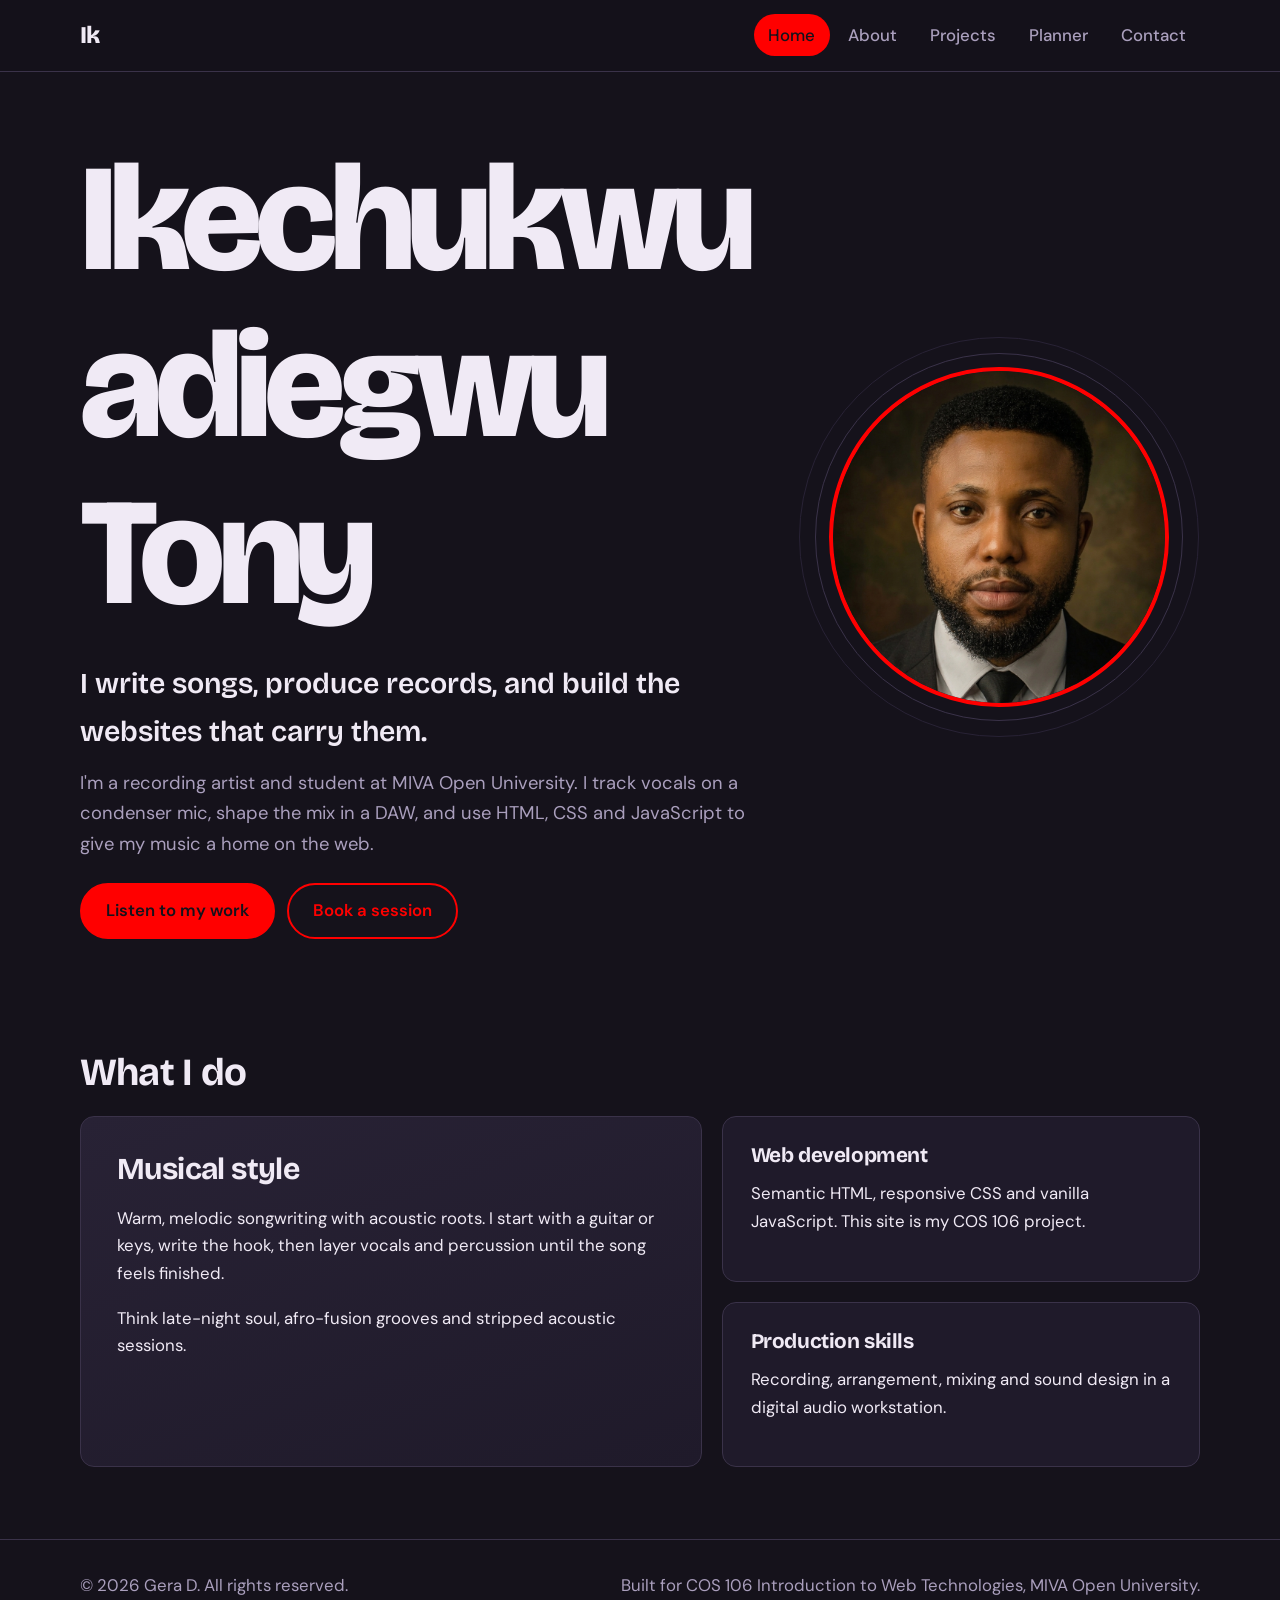
<file: index.html>
<!DOCTYPE html>
<html lang="en">
<head>
  <meta charset="UTF-8">
  <meta name="viewport" content="width=device-width, initial-scale=1">
  <title>Ik project</title>
  <meta name="description" content="Gera D is a music producer, songwriter and recording artist who also builds websites.">
  <link rel="preconnect" href="https://fonts.googleapis.com">
  <link rel="preconnect" href="https://fonts.gstatic.com" crossorigin>
  <link href="https://fonts.googleapis.com/css2?family=Bricolage+Grotesque:opsz,wght@12..96,500;12..96,700;12..96,800&family=DM+Sans:wght@400;500;700&display=swap" rel="stylesheet">
  <link rel="stylesheet" href="style.css">
</head>
<body>
  <header class="site-header">
    <a class="brand" href="index.html">Ik</a>
    <button class="nav-toggle" aria-expanded="false" aria-controls="site-nav">Menu</button>
    <nav id="site-nav" aria-label="Main navigation">
      <ul>
        <li><a href="index.html" aria-current="page">Home</a></li>
        <li><a href="about.html">About</a></li>
        <li><a href="projects.html">Projects</a></li>
        <li><a href="planner.html">Planner</a></li>
        <li><a href="contact.html">Contact</a></li>
      </ul>
    </nav>
  </header>

  <main>
    <section class="hero" aria-labelledby="hero-title">
      <div class="container hero-grid">
        <div>
          <h1 id="hero-title">Ikechukwu adiegwu Tony</h1>
          <p class="headline">I write songs, produce records, and build the websites that carry them.</p>
          <p class="lede">I'm a recording artist and student at MIVA Open University. I track vocals on a condenser mic, shape the mix in a DAW, and use HTML, CSS and JavaScript to give my music a home on the web.</p>
          <div class="btn-row">
            <a class="btn" href="projects.html">Listen to my work</a>
            <a class="btn ghost" href="contact.html">Book a session</a>
          </div>
        </div>
        <figure class="portrait" style="margin:0">
          <img src="./assests/cropped_circle_image.png" alt="Portrait of Gera D" width="340" height="340">
          <span class="initials" aria-hidden="true">GD</span>
        </figure>
      </div>
    </section>

 

    <section class="section" aria-labelledby="overview-title">
      <div class="container">
        <h2 id="overview-title">What I do</h2>
        <div class="overview">
          <article class="music">
            <h3>Musical style</h3>
            <p>Warm, melodic songwriting with acoustic roots. I start with a guitar or keys, write the hook, then layer vocals and percussion until the song feels finished.</p>
            <p>Think late-night soul, afro-fusion grooves and stripped acoustic sessions.</p>
          </article>
          <article class="web">
            <h3>Web development</h3>
            <p>Semantic HTML, responsive CSS and vanilla JavaScript. This site is my COS 106 project.</p>
          </article>
          <article class="prod">
            <h3>Production skills</h3>
            <p>Recording, arrangement, mixing and sound design in a digital audio workstation.</p>
          </article>
        </div>
      </div>
    </section>
  </main>

  <footer class="site-footer">
    <div class="container">
      <p>&copy; 2026 Gera D. All rights reserved.</p>
      <p>Built for COS 106 Introduction to Web Technologies, MIVA Open University.</p>
    </div>
  </footer>

  <script src="script.js"></script>
</body>
</html>
</file>
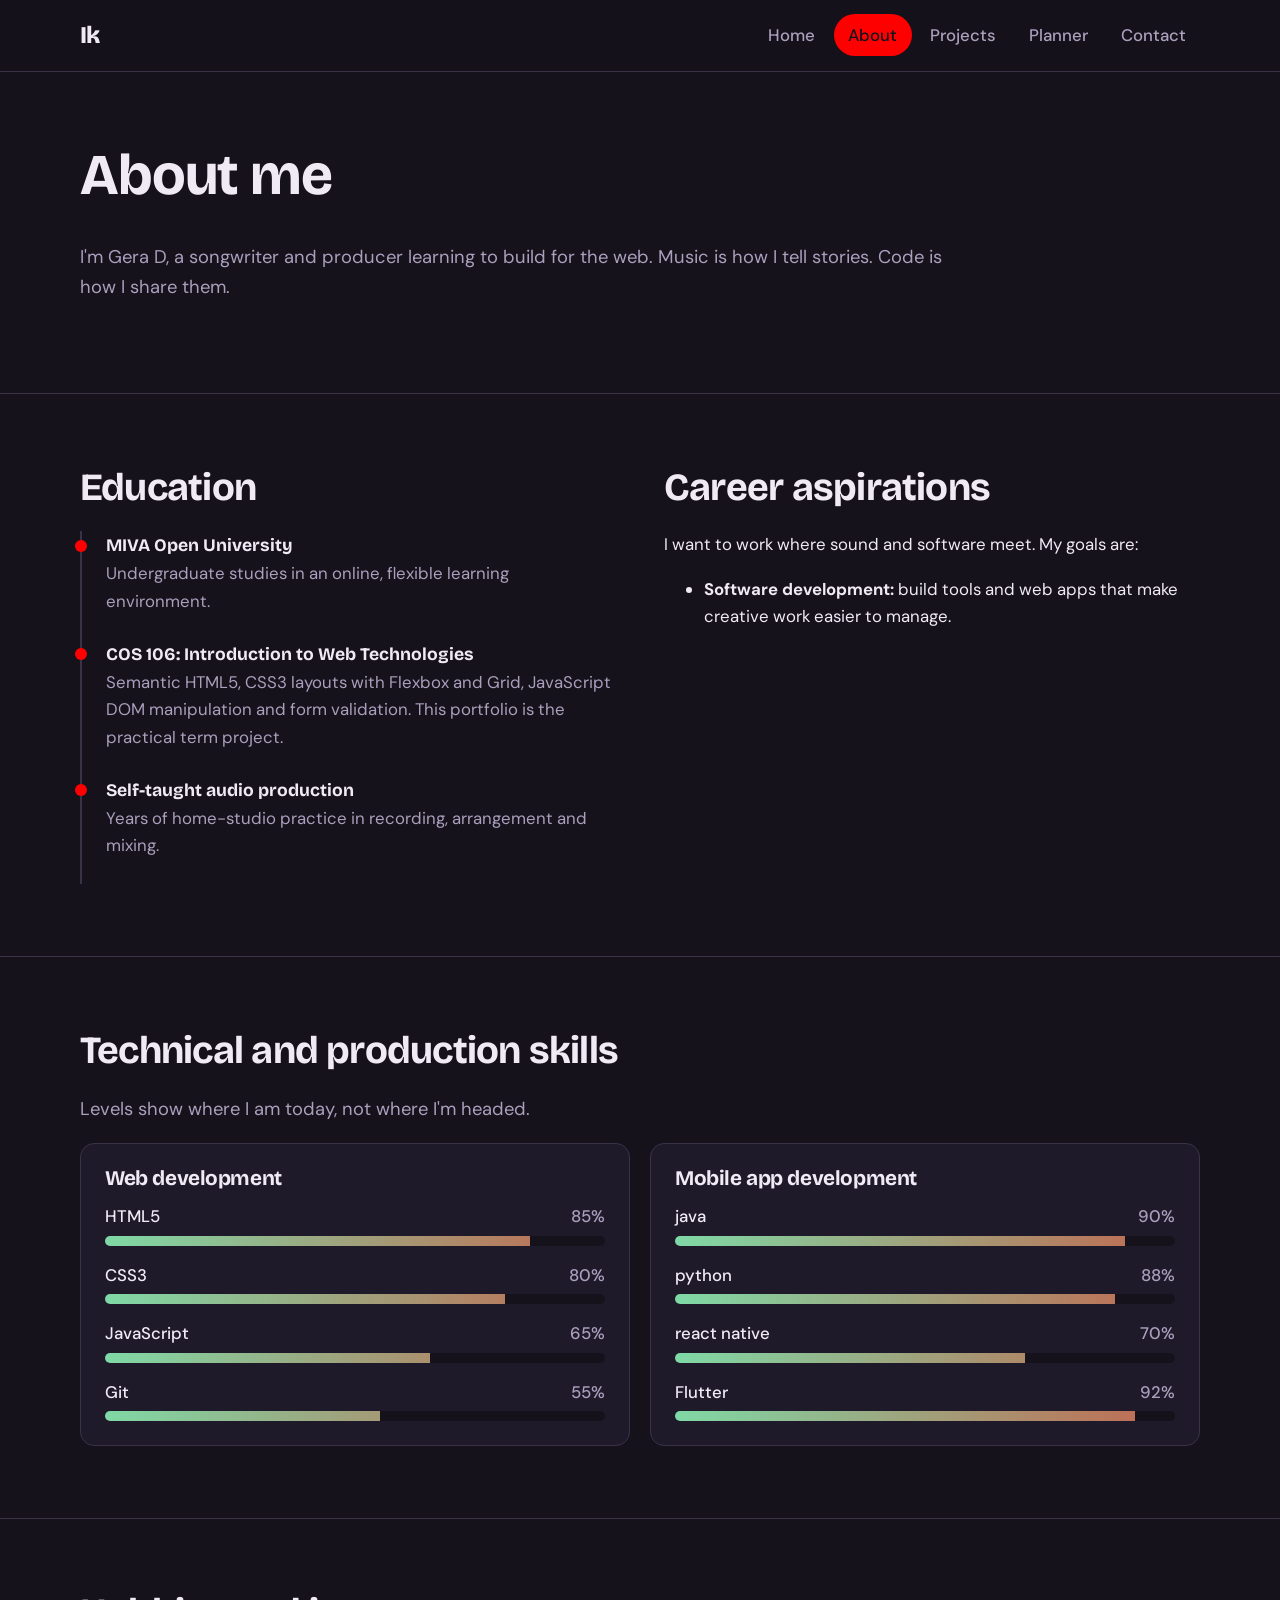
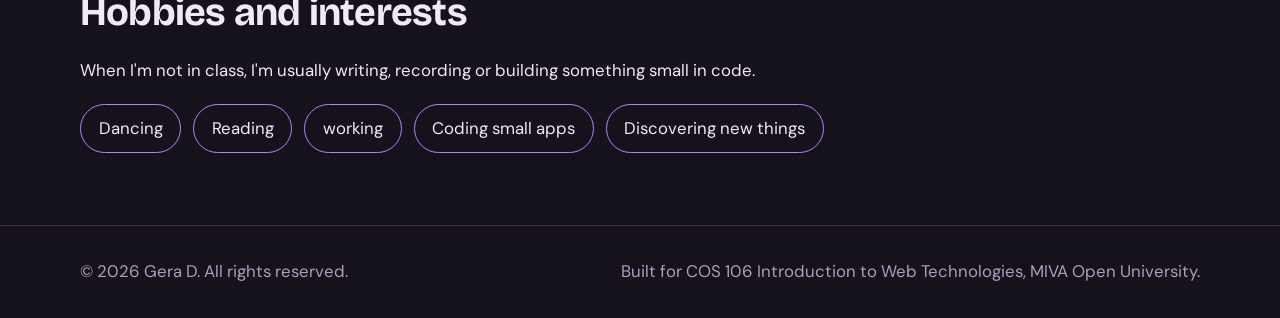
<file: about.html>
<!DOCTYPE html>
<html lang="en">
<head>
  <meta charset="UTF-8">
  <meta name="viewport" content="width=device-width, initial-scale=1">
  <title>About | ik </title>
  <meta name="description" content="Education, career goals, skills and interests of Gera D.">
  <link rel="preconnect" href="https://fonts.googleapis.com">
  <link rel="preconnect" href="https://fonts.gstatic.com" crossorigin>
  <link href="https://fonts.googleapis.com/css2?family=Bricolage+Grotesque:opsz,wght@12..96,500;12..96,700;12..96,800&family=DM+Sans:wght@400;500;700&display=swap" rel="stylesheet">
  <link rel="stylesheet" href="style.css">
</head>
<body>
  <header class="site-header">
    <a class="brand" href="index.html">Ik</a>
    <button class="nav-toggle" aria-expanded="false" aria-controls="site-nav">Menu</button>
    <nav id="site-nav" aria-label="Main navigation">
      <ul>
        <li><a href="index.html">Home</a></li>
        <li><a href="about.html" aria-current="page">About</a></li>
        <li><a href="projects.html">Projects</a></li>
        <li><a href="planner.html">Planner</a></li>
        <li><a href="contact.html">Contact</a></li>
      </ul>
    </nav>
  </header>

  <main>
    <section class="section" aria-labelledby="about-title">
      <div class="container">
        <h1 id="about-title">About me</h1>
        <p class="lede">I'm Gera D, a songwriter and producer learning to build for the web. Music is how I tell stories. Code is how I share them.</p>
      </div>
    </section>

    <section class="section" aria-labelledby="edu-title">
      <div class="container two-col">
        <div>
          <h2 id="edu-title">Education</h2>
          <ul class="edu-list">
            <li>
              <strong>MIVA Open University</strong>
              <span>Undergraduate studies in an online, flexible learning environment.</span>
            </li>
            <li>
              <strong>COS 106: Introduction to Web Technologies</strong>
              <span>Semantic HTML5, CSS3 layouts with Flexbox and Grid, JavaScript DOM manipulation and form validation. This portfolio is the practical term project.</span>
            </li>
            <li>
              <strong>Self-taught audio production</strong>
              <span>Years of home-studio practice in recording, arrangement and mixing.</span>
            </li>
          </ul>
        </div>
        <div>
          <h2>Career aspirations</h2>
          <p>I want to work where sound and software meet. My goals are:</p>
          <ul>
            <li><strong>Software development:</strong> build tools and web apps that make creative work easier to manage.</li>
          </ul>
        </div>
      </div>
    </section>

    <section class="section" aria-labelledby="skills-title">
      <div class="container">
        <h2 id="skills-title">Technical and production skills</h2>
        <p class="lede">Levels show where I am today, not where I'm headed.</p>
        <div class="skills-grid">
          <article class="skill-group">
            <h3>Web development</h3>
            <ul>
              <li><div class="skill-name">HTML5 <span>85%</span></div><div class="meter"><i style="--lvl:85%"></i></div></li>
              <li><div class="skill-name">CSS3 <span>80%</span></div><div class="meter"><i style="--lvl:80%"></i></div></li>
              <li><div class="skill-name">JavaScript <span>65%</span></div><div class="meter"><i style="--lvl:65%"></i></div></li>
              <li><div class="skill-name">Git <span>55%</span></div><div class="meter"><i style="--lvl:55%"></i></div></li>
            </ul>
          </article>
          <article class="skill-group">
            <h3>Mobile app development</h3>
            <ul>
              <li><div class="skill-name">java <span>90%</span></div><div class="meter"><i style="--lvl:90%"></i></div></li>
              <li><div class="skill-name">python <span>88%</span></div><div class="meter"><i style="--lvl:88%"></i></div></li>
              <li><div class="skill-name">react native <span>70%</span></div><div class="meter"><i style="--lvl:70%"></i></div></li>
              <li><div class="skill-name">Flutter<span>92%</span></div><div class="meter"><i style="--lvl:92%"></i></div></li>
            </ul>
          </article>
        </div>
      </div>
    </section>

    <section class="section" aria-labelledby="hobbies-title">
      <div class="container">
        <h2 id="hobbies-title">Hobbies and interests</h2>
        <p>When I'm not in class, I'm usually writing, recording or building something small in code.</p>
        <ul class="interest-list">
          <li>Dancing</li>
          <li>Reading</li>
          <li>working</li>
          <li>Coding small apps</li>
          <li>Discovering new things</li>
        </ul>
      </div>
    </section>
  </main>

  <footer class="site-footer">
    <div class="container">
      <p>&copy; 2026 Gera D. All rights reserved.</p>
      <p>Built for COS 106 Introduction to Web Technologies, MIVA Open University.</p>
    </div>
  </footer>

  <script src="script.js"></script>
</body>
</html>
</file>
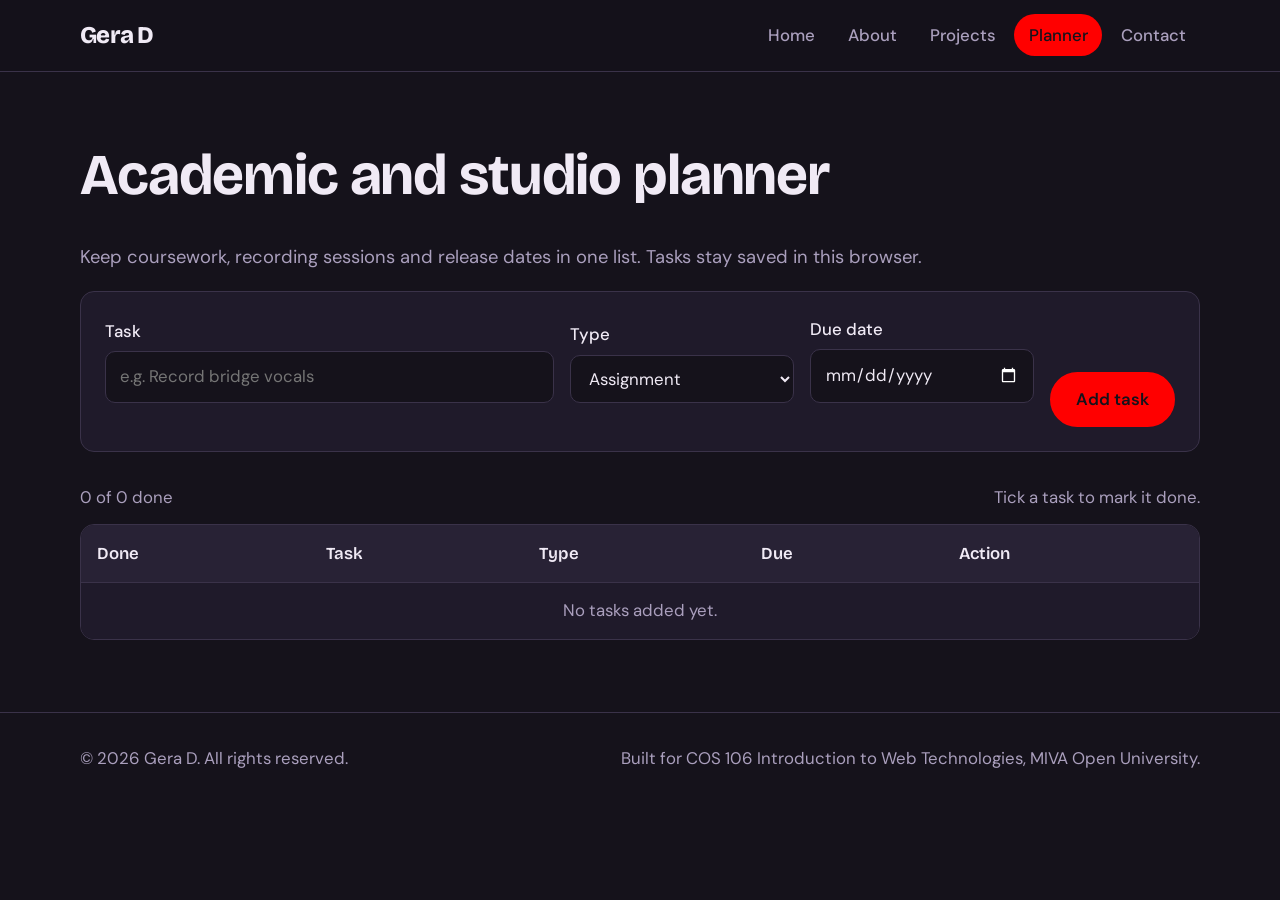
<file: planner.html>
<!DOCTYPE html>
<html lang="en">
<head>
  <meta charset="UTF-8">
  <meta name="viewport" content="width=device-width, initial-scale=1">
  <title>Planner | Gera D</title>
  <meta name="description" content="Plan assignments, studio sessions and release deadlines.">
  <link rel="preconnect" href="https://fonts.googleapis.com">
  <link rel="preconnect" href="https://fonts.gstatic.com" crossorigin>
  <link href="https://fonts.googleapis.com/css2?family=Bricolage+Grotesque:opsz,wght@12..96,500;12..96,700;12..96,800&family=DM+Sans:wght@400;500;700&display=swap" rel="stylesheet">
  <link rel="stylesheet" href="style.css">
</head>
<body>
  <header class="site-header">
    <a class="brand" href="index.html">Gera D</a>
    <button class="nav-toggle" aria-expanded="false" aria-controls="site-nav">Menu</button>
    <nav id="site-nav" aria-label="Main navigation">
      <ul>
        <li><a href="index.html">Home</a></li>
        <li><a href="about.html">About</a></li>
        <li><a href="projects.html">Projects</a></li>
        <li><a href="planner.html" aria-current="page">Planner</a></li>
        <li><a href="contact.html">Contact</a></li>
      </ul>
    </nav>
  </header>

  <main>
    <section class="section" aria-labelledby="planner-title">
      <div class="container">
        <h1 id="planner-title">Academic and studio planner</h1>
        <p class="lede">Keep coursework, recording sessions and release dates in one list. Tasks stay saved in this browser.</p>

        <form id="task-form" class="task-form" novalidate>
          <div>
            <label for="task-title">Task</label>
            <input type="text" id="task-title" name="title" placeholder="e.g. Record bridge vocals">
            <p class="field-error" id="task-title-error" aria-live="polite"></p>
          </div>
          <div>
            <label for="task-type">Type</label>
            <select id="task-type" name="type">
              <option value="assignment">Assignment</option>
              <option value="studio">Studio session</option>
              <option value="release">Release deadline</option>
            </select>
            <p class="field-error"></p>
          </div>
          <div>
            <label for="task-due">Due date</label>
            <input type="date" id="task-due" name="due">
            <p class="field-error"></p>
          </div>
          <button type="submit" class="btn">Add task</button>
        </form>

        <div class="planner-status">
          <span id="task-count" aria-live="polite">0 of 0 done</span>
          <span>Tick a task to mark it done.</span>
        </div>

        <div class="table-wrap">
          <table>
            <caption class="visually-hidden" style="position:absolute;left:-9999px">Task list</caption>
            <thead>
              <tr>
                <th scope="col">Done</th>
                <th scope="col">Task</th>
                <th scope="col">Type</th>
                <th scope="col">Due</th>
                <th scope="col">Action</th>
              </tr>
            </thead>
            <tbody id="task-body"></tbody>
          </table>
        </div>
      </div>
    </section>
  </main>

  <footer class="site-footer">
    <div class="container">
      <p>&copy; 2026 Gera D. All rights reserved.</p>
      <p>Built for COS 106 Introduction to Web Technologies, MIVA Open University.</p>
    </div>
  </footer>

  <script src="script.js"></script>
</body>
</html>
</file>
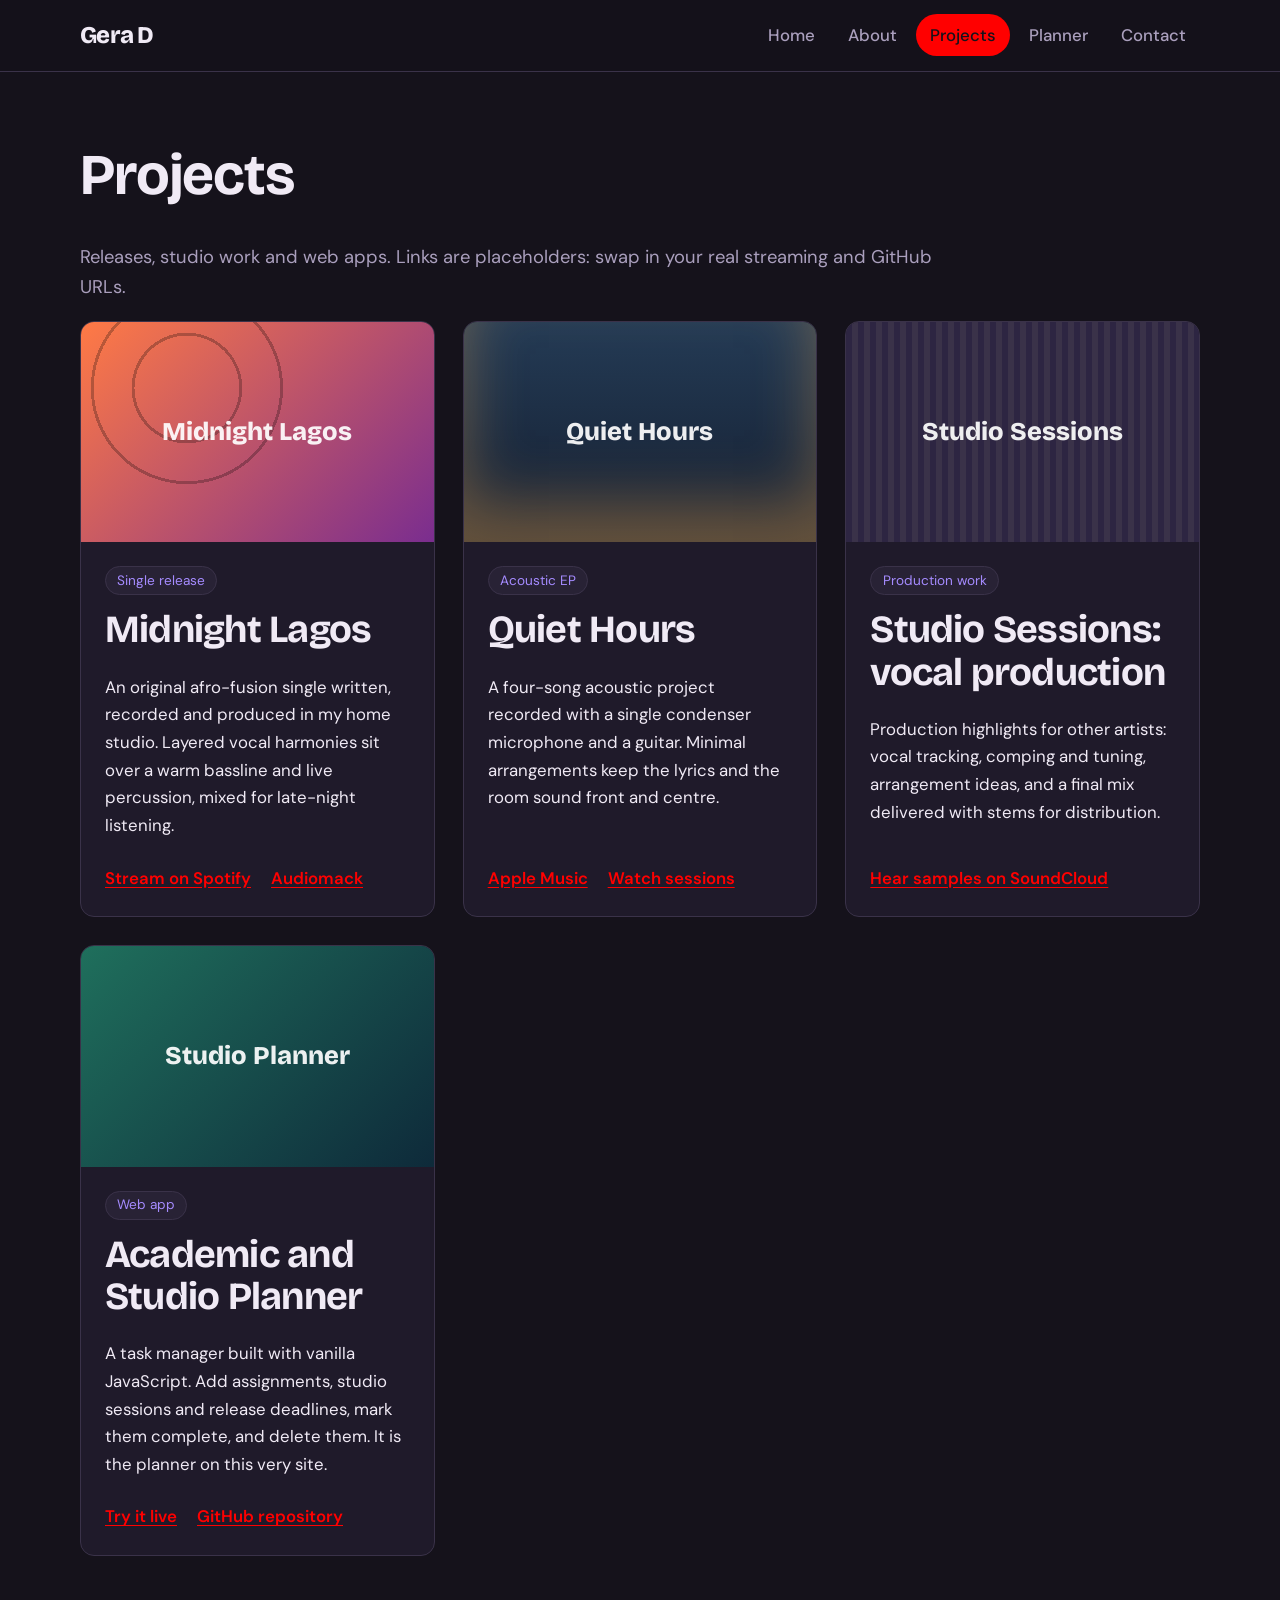
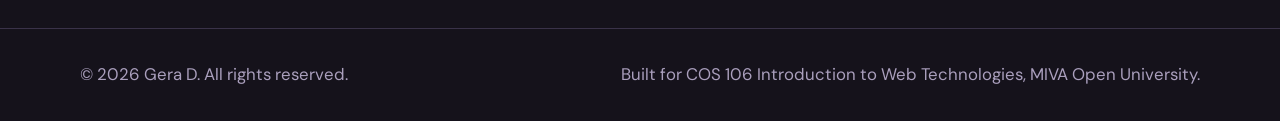
<file: projects.html>
<!DOCTYPE html>
<html lang="en">
<head>
  <meta charset="UTF-8">
  <meta name="viewport" content="width=device-width, initial-scale=1">
  <title>ik project</title>
  <meta name="description" content="Music releases, studio production and web projects by Gera D.">
  <link rel="preconnect" href="https://fonts.googleapis.com">
  <link rel="preconnect" href="https://fonts.gstatic.com" crossorigin>
  <link href="https://fonts.googleapis.com/css2?family=Bricolage+Grotesque:opsz,wght@12..96,500;12..96,700;12..96,800&family=DM+Sans:wght@400;500;700&display=swap" rel="stylesheet">
  <link rel="stylesheet" href="style.css">
</head>
<body>
  <header class="site-header">
    <a class="brand" href="index.html">Gera D</a>
    <button class="nav-toggle" aria-expanded="false" aria-controls="site-nav">Menu</button>
    <nav id="site-nav" aria-label="Main navigation">
      <ul>
        <li><a href="index.html">Home</a></li>
        <li><a href="about.html">About</a></li>
        <li><a href="projects.html" aria-current="page">Projects</a></li>
        <li><a href="planner.html">Planner</a></li>
        <li><a href="contact.html">Contact</a></li>
      </ul>
    </nav>
  </header>

  <main>
    <section class="section" aria-labelledby="projects-title">
      <div class="container">
        <h1 id="projects-title">Projects</h1>
        <p class="lede">Releases, studio work and web apps. Links are placeholders: swap in your real streaming and GitHub URLs.</p>

        <div class="project-grid">
          <article class="project">
            <div class="art art-1" role="img" aria-label="Album artwork placeholder for Midnight Lagos">Midnight Lagos</div>
            <div class="body">
              <span class="tag">Single release</span>
              <h2>Midnight Lagos</h2>
              <p>An original afro-fusion single written, recorded and produced in my home studio. Layered vocal harmonies sit over a warm bassline and live percussion, mixed for late-night listening.</p>
              <div class="links">
                <a href="https://open.spotify.com/" target="_blank" rel="noopener noreferrer">Stream on Spotify</a>
                <a href="https://audiomack.com/" target="_blank" rel="noopener noreferrer">Audiomack</a>
              </div>
            </div>
          </article>

          <article class="project">
            <div class="art art-2" role="img" aria-label="Album artwork placeholder for Quiet Hours acoustic EP">Quiet Hours</div>
            <div class="body">
              <span class="tag">Acoustic EP</span>
              <h2>Quiet Hours</h2>
              <p>A four-song acoustic project recorded with a single condenser microphone and a guitar. Minimal arrangements keep the lyrics and the room sound front and centre.</p>
              <div class="links">
                <a href="https://music.apple.com/" target="_blank" rel="noopener noreferrer">Apple Music</a>
                <a href="https://www.youtube.com/" target="_blank" rel="noopener noreferrer">Watch sessions</a>
              </div>
            </div>
          </article>

          <article class="project">
            <div class="art art-3" role="img" aria-label="Graphic placeholder for studio production highlights">Studio Sessions</div>
            <div class="body">
              <span class="tag">Production work</span>
              <h2>Studio Sessions: vocal production</h2>
              <p>Production highlights for other artists: vocal tracking, comping and tuning, arrangement ideas, and a final mix delivered with stems for distribution.</p>
              <div class="links">
                <a href="https://soundcloud.com/" target="_blank" rel="noopener noreferrer">Hear samples on SoundCloud</a>
              </div>
            </div>
          </article>

          <article class="project">
            <div class="art art-4" role="img" aria-label="Screenshot placeholder for the Studio Planner web app">Studio Planner</div>
            <div class="body">
              <span class="tag">Web app</span>
              <h2>Academic and Studio Planner</h2>
              <p>A task manager built with vanilla JavaScript. Add assignments, studio sessions and release deadlines, mark them complete, and delete them. It is the planner on this very site.</p>
              <div class="links">
                <a href="planner.html">Try it live</a>
                <a href="https://github.com/" target="_blank" rel="noopener noreferrer">GitHub repository</a>
              </div>
            </div>
          </article>
        </div>
      </div>
    </section>
  </main>

  <footer class="site-footer">
    <div class="container">
      <p>&copy; 2026 Gera D. All rights reserved.</p>
      <p>Built for COS 106 Introduction to Web Technologies, MIVA Open University.</p>
    </div>
  </footer>

  <script src="script.js"></script>
</body>
</html>
</file>
<file: style.css>
/* ==========================================================
   Gera D Portfolio – style.css
   MIVA Open University · COS 106 Practical Term Project
   ========================================================== */

:root {
  --ink: #15121b;
  --panel: #1f1a2a;
  --panel-2: #282235;
  --line: #3a3249;
  --text: #f0eaf5;
  --muted: #aa9fbd;
  --amber: #FF0000;
  --amber-deep: #e8902a;
  --violet: #a58bff;
  --danger: #ff7a7a;
  --ok: #7fd9a6;
  --radius: 14px;
  --font-display: "Bricolage Grotesque", "Segoe UI", system-ui, sans-serif;
  --font-body: "DM Sans", "Segoe UI", system-ui, sans-serif;
}

*, *::before, *::after { box-sizing: border-box; }
html { scroll-behavior: smooth; }
body {
  margin: 0;
  background: var(--ink);
  color: var(--text);
  font-family: var(--font-body);
  font-size: 1.05rem;
  line-height: 1.65;
}
img { max-width: 100%; display: block; }
a { color: var(--amber); text-underline-offset: 3px; }
a:hover { color: #ffd199; }
:focus-visible { outline: 3px solid var(--violet); outline-offset: 3px; border-radius: 4px; }

h1, h2, h3 {
  font-family: var(--font-display);
  line-height: 1.1;
  letter-spacing: -0.02em;
  margin: 0 0 0.6em;
}
h1 { font-size: clamp(2.2rem, 5vw, 3.6rem); }
h2 { font-size: clamp(1.7rem, 3.2vw, 2.4rem); }
h3 { font-size: 1.3rem; }
p { margin: 0 0 1em; max-width: 68ch; }

.container { width: min(1120px, 100% - 2.5rem); margin-inline: auto; }
.section { padding: 4.5rem 0; }
.section + .section { border-top: 1px solid var(--line); }
.lede { color: var(--muted); font-size: 1.15rem; }

/* ---------- Header / nav ---------- */
.site-header {
  position: sticky; top: 0; z-index: 20;
  display: flex; align-items: center; justify-content: space-between;
  padding: 0.9rem max(1.25rem, calc((100% - 1120px) / 2));
  background: rgba(21, 18, 27, 0.92);
  backdrop-filter: blur(8px);
  border-bottom: 1px solid var(--line);
}
.brand {
  font-family: var(--font-display);
  font-weight: 800; font-size: 1.5rem;
  color: var(--text); text-decoration: none; letter-spacing: -0.03em;
}
.brand:hover { color: var(--amber); }
.site-header nav ul { display: flex; gap: 0.25rem; list-style: none; margin: 0; padding: 0; }
.site-header nav a {
  display: block; padding: 0.45rem 0.9rem; border-radius: 999px;
  color: var(--muted); text-decoration: none; font-weight: 500;
  transition: background 0.2s, color 0.2s;
}
.site-header nav a:hover { color: var(--text); background: var(--panel-2); }
.site-header nav a[aria-current="page"] { color: var(--ink); background: var(--amber); }
.nav-toggle {
  display: none; background: var(--panel-2); color: var(--text);
  border: 1px solid var(--line); border-radius: 999px;
  padding: 0.4rem 1rem; font: inherit; cursor: pointer;
}

/* ---------- Buttons ---------- */
.btn {
  display: inline-block; cursor: pointer; font: inherit; font-weight: 600;
  padding: 0.75rem 1.5rem; border-radius: 999px; border: 2px solid var(--amber);
  background: var(--amber); color: var(--ink); text-decoration: none;
  transition: background 0.2s, color 0.2s, transform 0.2s;
}
.btn:hover { background: var(--amber-deep); border-color: var(--amber-deep); color: var(--ink); transform: translateY(-2px); }
.btn.ghost { background: transparent; color: var(--amber); }
.btn.ghost:hover { background: var(--amber); color: var(--ink); }
.btn-row { display: flex; flex-wrap: wrap; gap: 0.75rem; margin-top: 1.5rem; }

/* ---------- Hero ---------- */
.hero { padding: 4rem 0 2.5rem; }
.hero-grid { display: grid; grid-template-columns: 1.4fr 1fr; gap: 3rem; align-items: center; }
.hero h1 { font-size: clamp(4rem, 13vw, 9.5rem); font-weight: 800; letter-spacing: -0.05em; margin-bottom: 0.15em; }
.hero .headline { font-family: var(--font-display); font-size: clamp(1.3rem, 2.6vw, 1.8rem); font-weight: 600; margin-bottom: 0.8rem; }
.portrait {
  position: relative; justify-self: center;
  width: min(340px, 80vw); aspect-ratio: 1;
}
.portrait::before, .portrait::after {
  content: ""; position: absolute; border-radius: 50%; border: 1px solid var(--line);
}
.portrait::before { inset: -14px; }
.portrait::after { inset: -30px; border-color: var(--panel-2); }
.portrait img, .portrait .initials {
  width: 100%; height: 100%; border-radius: 50%; object-fit: cover;
  border: 4px solid var(--amber); background: var(--panel);
}
.portrait .initials {
  display: none; place-items: center;
  font-family: var(--font-display); font-weight: 800; font-size: 5rem; color: var(--amber);
}
.portrait.no-photo img { display: none; }
.portrait.no-photo .initials { display: grid; }

/* ---------- Waveform player ---------- */
.player { background: var(--panel); border: 1px solid var(--line); border-radius: var(--radius); padding: 1.75rem; }
.player h2 { margin-bottom: 0.25rem; }
.player .meta { color: var(--muted); margin-bottom: 1.25rem; }
.wave { display: flex; align-items: center; gap: 3px; height: 110px; margin-bottom: 1.1rem; cursor: pointer; }
.wave span {
  flex: 1; min-width: 2px; height: var(--h); border-radius: 3px;
  background: var(--line); transform-origin: center;
  transition: background 0.15s;
}
.wave span.played { background: var(--amber); }
.wave.playing span { animation: pulse 0.8s ease-in-out infinite alternate; animation-delay: var(--d); }
@keyframes pulse { from { transform: scaleY(0.55); } to { transform: scaleY(1); } }
audio { width: 100%; accent-color: var(--amber); }

/* ---------- Overview (asymmetric) ---------- */
.overview { display: grid; grid-template-columns: 1.3fr 1fr; grid-template-areas: "music web" "music prod"; gap: 1.25rem; }
.overview article { padding: 1.75rem; border-radius: var(--radius); border: 1px solid var(--line); background: var(--panel); transition: border-color 0.2s; }
.overview article:hover { border-color: var(--amber); }
.overview .music { grid-area: music; background: linear-gradient(160deg, var(--panel-2), var(--panel)); padding: 2.25rem; }
.overview .prod { grid-area: prod; }
.overview .web { grid-area: web; }
.overview .music h3 { font-size: 1.9rem; }

/* ---------- About ---------- */
.two-col { display: grid; grid-template-columns: 1fr 1fr; gap: 3rem; }
.edu-list { list-style: none; margin: 0; padding: 0; border-left: 2px solid var(--line); }
.edu-list li { position: relative; padding: 0 0 1.5rem 1.5rem; }
.edu-list li::before {
  content: ""; position: absolute; left: -7px; top: 0.55rem; width: 12px; height: 12px;
  border-radius: 50%; background: var(--amber);
}
.edu-list strong { display: block; font-family: var(--font-display); font-size: 1.1rem; }
.edu-list span { color: var(--muted); }

.skills-grid { display: grid; grid-template-columns: repeat(auto-fit, minmax(300px, 1fr)); gap: 1.25rem; }
.skill-group { background: var(--panel); border: 1px solid var(--line); border-radius: var(--radius); padding: 1.5rem; }
.skill-group ul { list-style: none; margin: 0; padding: 0; }
.skill-group li { margin-bottom: 1rem; }
.skill-group li:last-child { margin-bottom: 0; }
.skill-name { display: flex; justify-content: space-between; font-weight: 500; margin-bottom: 0.3rem; }
.skill-name span { color: var(--muted); }
.meter { height: 10px; border-radius: 5px; background: var(--ink); overflow: hidden; }
.meter i {
  display: block; height: 100%; width: var(--lvl);
  background: linear-gradient(90deg, var(--ok), var(--amber) 75%, var(--danger));
  background-size: 100vw 100%;
}
.interest-list { display: flex; flex-wrap: wrap; gap: 0.75rem; list-style: none; padding: 0; margin: 1.25rem 0 0; }
.interest-list li { padding: 0.6rem 1.1rem; border-radius: 999px; border: 1px solid var(--violet); color: var(--text); }

/* ---------- Projects ---------- */
.project-grid { display: grid; grid-template-columns: repeat(auto-fit, minmax(300px, 1fr)); gap: 1.75rem; }
.project {
  display: flex; flex-direction: column; overflow: hidden;
  background: var(--panel); border: 1px solid var(--line); border-radius: var(--radius);
  transition: transform 0.25s, border-color 0.25s;
}
.project:hover { transform: translateY(-4px); border-color: var(--amber); }
.project .art { aspect-ratio: 16 / 10; display: grid; place-items: center; font-family: var(--font-display); font-weight: 800; font-size: 1.6rem; color: rgba(255,255,255,0.92); text-align: center; padding: 1rem; }
.art-1 { background: radial-gradient(circle at 30% 30%, transparent 0 18%, rgba(0,0,0,.25) 18% 19%, transparent 19% 32%, rgba(0,0,0,.25) 32% 33%, transparent 33%), linear-gradient(135deg, #ff7a45, #7a2d8f); }
.art-2 { background: linear-gradient(180deg, #243b55 0%, #141e30 100%), #141e30; background-blend-mode: normal; box-shadow: inset 0 -40px 60px rgba(255,180,84,.35); }
.art-3 { background: repeating-linear-gradient(90deg, #2d2542 0 6px, #3a3249 6px 12px); color: var(--amber); }
.art-4 { background: linear-gradient(135deg, #1f6f5c, #0e2a3a); }
.project .body { padding: 1.5rem; display: flex; flex-direction: column; flex: 1; }
.tag { align-self: flex-start; font-size: 0.85rem; padding: 0.15rem 0.7rem; border-radius: 999px; background: var(--panel-2); color: var(--violet); border: 1px solid var(--line); margin-bottom: 0.8rem; }
.project .links { margin-top: auto; padding-top: 0.5rem; display: flex; gap: 1.25rem; font-weight: 600; }

/* ---------- Planner ---------- */
.task-form { display: grid; grid-template-columns: 2fr 1fr 1fr auto; gap: 1rem; align-items: end; background: var(--panel); border: 1px solid var(--line); border-radius: var(--radius); padding: 1.5rem; }
label { display: block; font-weight: 500; margin-bottom: 0.35rem; }
input[type="text"], input[type="email"], input[type="tel"], input[type="date"], select, textarea {
  width: 100%; padding: 0.7rem 0.9rem; font: inherit; color: var(--text);
  background: var(--ink); border: 1px solid var(--line); border-radius: 10px;
  transition: border-color 0.2s;
}
input:focus, select:focus, textarea:focus { border-color: var(--amber); outline: none; box-shadow: 0 0 0 3px rgba(255,180,84,.25); }
input[type="date"] { color-scheme: dark; }
.field-error { color: var(--danger); font-size: 0.92rem; min-height: 1.4em; margin: 0.25rem 0 0; }
.invalid { border-color: var(--danger) !important; }

.planner-status { display: flex; justify-content: space-between; flex-wrap: wrap; gap: 0.5rem; margin: 2rem 0 0.75rem; color: var(--muted); }
.table-wrap { overflow-x: auto; border: 1px solid var(--line); border-radius: var(--radius); }
table { width: 100%; border-collapse: collapse; min-width: 560px; }
th, td { text-align: left; padding: 0.9rem 1rem; border-bottom: 1px solid var(--line); }
th { background: var(--panel-2); font-family: var(--font-display); font-weight: 600; }
tbody tr:last-child td { border-bottom: none; }
tbody tr { background: var(--panel); transition: background 0.2s; }
tbody tr:hover { background: var(--panel-2); }
tr.done td.task-title { text-decoration: line-through; color: var(--muted); }
tr.done { opacity: 0.7; }
td input[type="checkbox"] { width: 1.3rem; height: 1.3rem; accent-color: var(--amber); cursor: pointer; }
.type-pill { font-size: 0.85rem; padding: 0.15rem 0.7rem; border-radius: 999px; border: 1px solid var(--line); }
.type-assignment { color: var(--violet); }
.type-studio { color: var(--amber); }
.type-release { color: var(--ok); }
.delete-btn { background: transparent; color: var(--danger); border: 1px solid var(--danger); border-radius: 8px; padding: 0.3rem 0.8rem; font: inherit; cursor: pointer; transition: background 0.2s, color 0.2s; }
.delete-btn:hover { background: var(--danger); color: var(--ink); }
.empty-row td { text-align: center; color: var(--muted); padding: 2rem; }

/* ---------- Contact ---------- */
.contact-grid { display: grid; grid-template-columns: 1fr 1.3fr; gap: 3rem; align-items: start; }
.contact-form { background: var(--panel); border: 1px solid var(--line); border-radius: var(--radius); padding: 2rem; }
.contact-form .field { margin-bottom: 0.5rem; }
.hint { color: var(--muted); font-size: 0.9rem; font-weight: 400; }
.form-success { display: none; margin-top: 1.25rem; padding: 1rem 1.25rem; border-radius: 10px; background: rgba(127,217,166,.12); border: 1px solid var(--ok); color: var(--ok); }
.form-success.show { display: block; }
.contact-list { list-style: none; padding: 0; margin: 1.5rem 0 0; }
.contact-list li { padding: 0.8rem 0; border-bottom: 1px solid var(--line); }
.contact-list strong { display: block; font-family: var(--font-display); }

/* ---------- Footer ---------- */
.site-footer { border-top: 1px solid var(--line); padding: 2rem 0; color: var(--muted); }
.site-footer .container { display: flex; justify-content: space-between; flex-wrap: wrap; gap: 1rem; }
.site-footer p { margin: 0; }

/* ---------- Responsive ---------- */
@media (max-width: 860px) {
  .hero-grid, .two-col, .contact-grid { grid-template-columns: 1fr; }
  .overview { grid-template-columns: 1fr; grid-template-areas: "music" "web" "prod"; }
  .task-form { grid-template-columns: 1fr 1fr; }
  .task-form .btn { grid-column: 1 / -1; }
  .portrait { order: -1; }
}
@media (max-width: 720px) {
  .nav-toggle { display: block; }
  .site-header nav { display: none; position: absolute; top: 100%; left: 0; right: 0; background: var(--ink); border-bottom: 1px solid var(--line); padding: 0.75rem 1.25rem 1rem; }
  .site-header nav.open { display: block; }
  .site-header nav ul { flex-direction: column; }
  .section { padding: 3rem 0; }
  .wave { height: 80px; gap: 2px; }
}
@media (max-width: 480px) {
  .task-form { grid-template-columns: 1fr; }
}
@media (prefers-reduced-motion: reduce) {
  *, *::before, *::after { animation: none !important; transition: none !important; scroll-behavior: auto !important; }
}
















/* --- Delete Button Styling --- */
.btn-delete {
  background-color: transparent;
  color: #d93838;
  border: 1px solid #f5c6c6;
  padding: 0.35rem 0.75rem;
  font-size: 0.85rem;
  font-family: inherit;
  font-weight: 500;
  border-radius: 6px;
  cursor: pointer;
  transition: all 0.2s ease-in-out;
}

.btn-delete:hover,
.btn-delete:focus {
  background-color: #d93838;
  color: #ffffff;
  border-color: #d93838;
  outline: none;
}

/* --- Optional: Supporting Table & State Styles --- */

/* Completed task row styling */
tr.is-completed {
  background-color: rgba(0, 0, 0, 0.02);
  color: #888888;
}

tr.is-completed td {
  text-decoration: line-through;
  opacity: 0.7;
}

/* Ensure the delete button text doesn't get struck through when task is completed */
tr.is-completed .btn-delete {
  text-decoration: none;
  opacity: 1;
}

/* Type Badges */
.badge {
  display: inline-block;
  padding: 0.2rem 0.5rem;
  font-size: 0.75rem;
  font-weight: 700;
  border-radius: 4px;
  text-transform: uppercase;
  letter-spacing: 0.05em;
}

.badge-assignment {
  background-color: #e3f2fd;
  color: #0d47a1;
}

.badge-studio {
  background-color: #e8f5e9;
  color: #1b5e20;
}

.badge-release {
  background-color: #fff3e0;
  color: #e65100;
}
</file>
